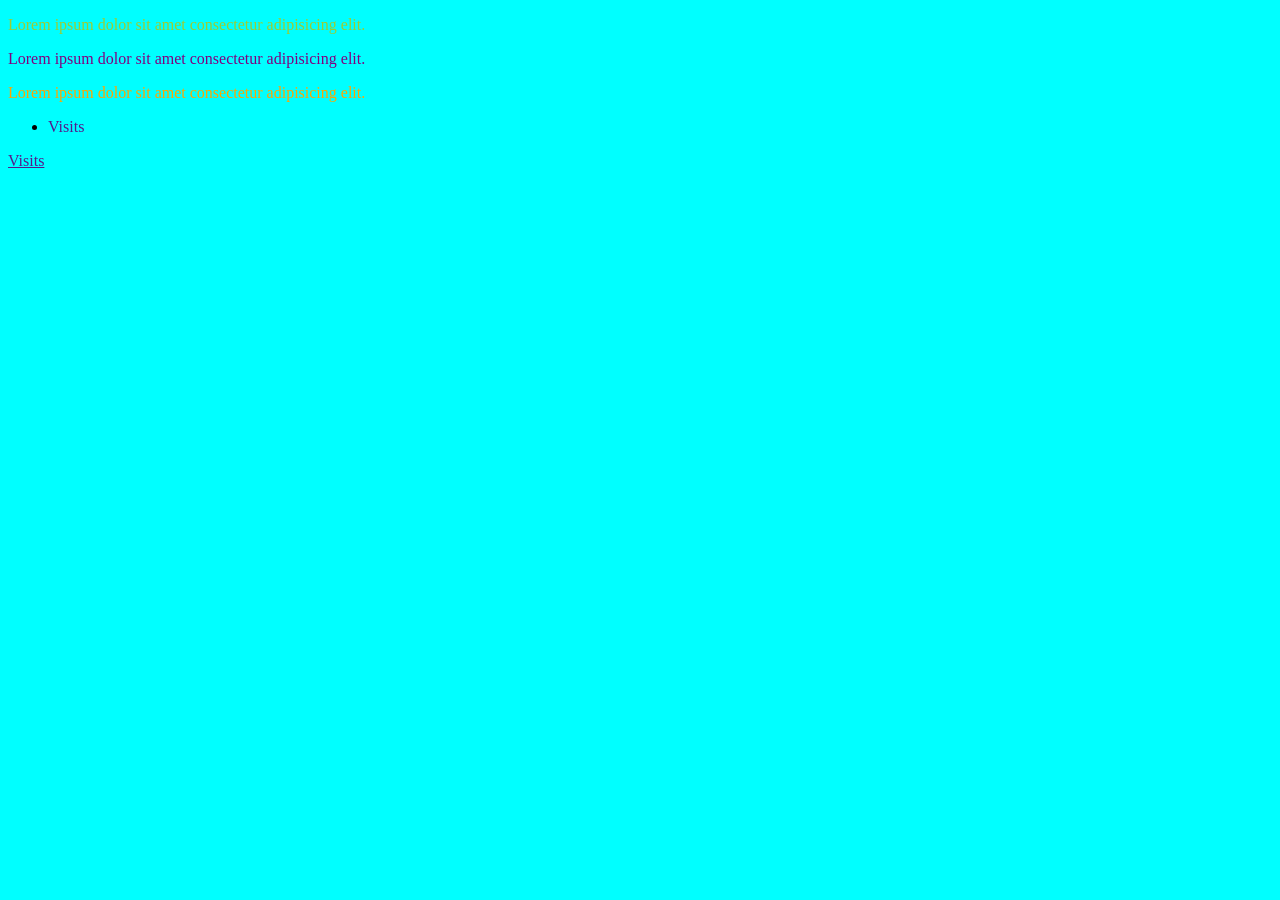
<file: Css/index.html>
<!DOCTYPE html>
<html lang="en">
<head>
    <meta charset="UTF-8">
    <meta name="viewport" content="width=device-width, initial-scale=1.0">
    <title>Document</title>
    <style>
        body{
            background-color: aqua;
        }
        p{
            color: red; 
        }
        .hight{
            color: purple;
        }
        #uniq{
            color: orange;
        }
        p{
            color: yellowgreen;
        }
        ul li a{
            text-decoration: none;
        }
    </style>
</head>
<body>
    <p>Lorem ipsum dolor sit amet consectetur adipisicing elit.</p>
    <p class="hight">Lorem ipsum dolor sit amet consectetur adipisicing elit.</p>
    <p id="uniq">Lorem ipsum dolor sit amet consectetur adipisicing elit.</p>
    <ul>
        <li><a href="">Visits</a></li>
    </ul>
    <a href="">Visits</a>
</body>
</html>
</file>
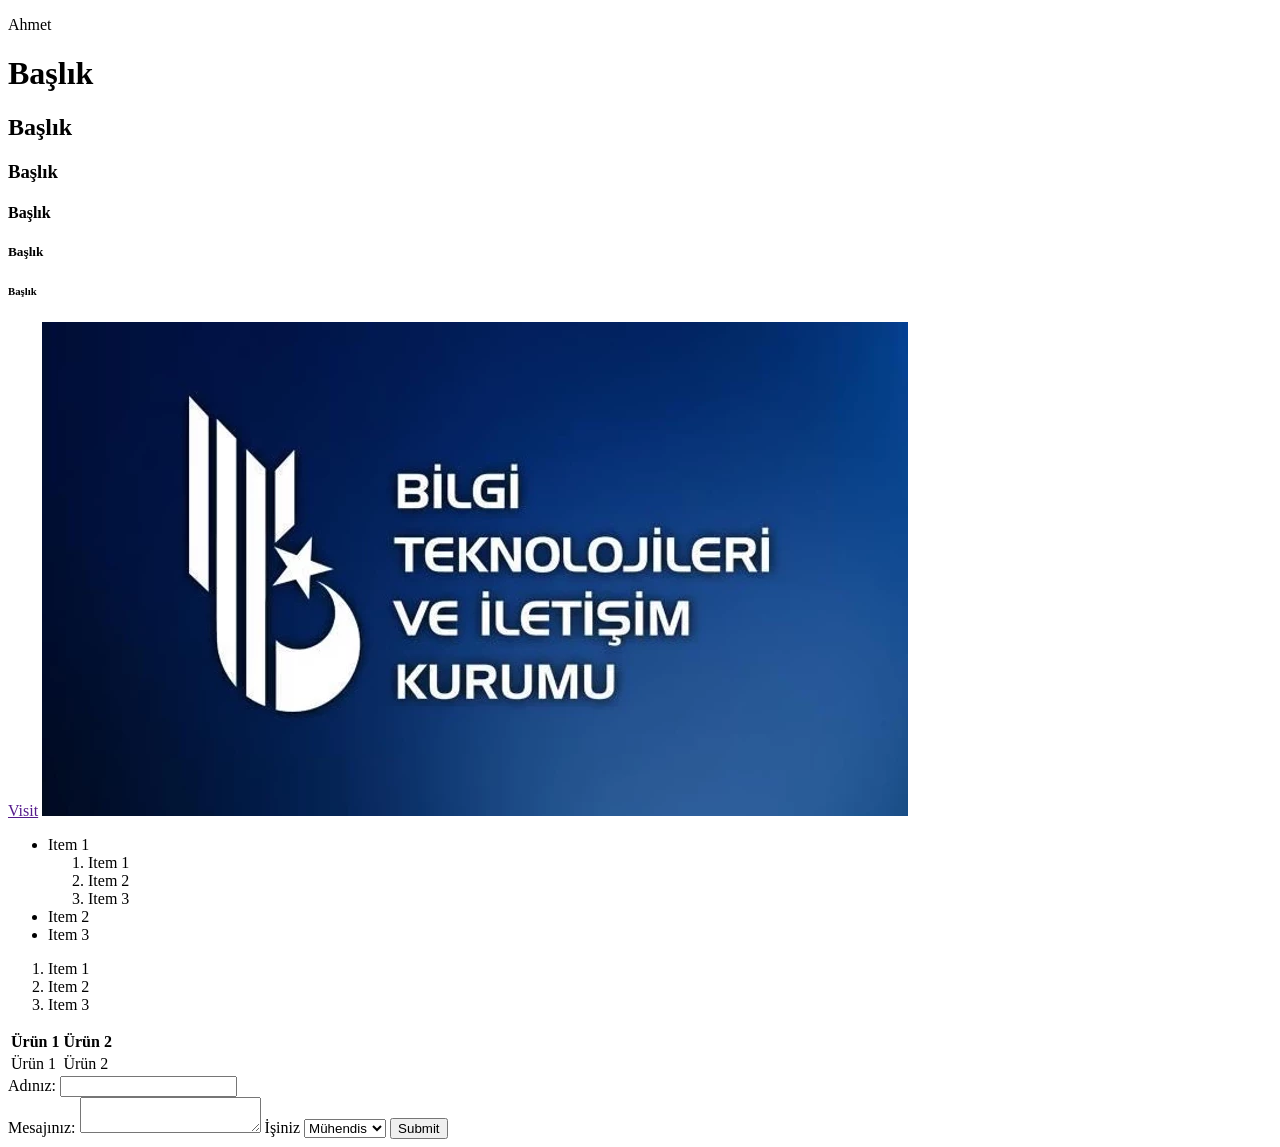
<file: HTML/index.html>
<!doctype html>
<html lang="en">
  <head>
    <meta charset="UTF-8" />
    <meta name="viewport" content="width=device-width, initial-scale=1.0" />
    <title>Document</title>
  </head>
  <body>
    <p>Ahmet</p>
    <h1>Başlık</h1>
    <h2>Başlık</h2>
    <h3>Başlık</h3>
    <h4>Başlık</h4>
    <h5>Başlık</h5>
    <h6>Başlık</h6>
    <a href="">Visit</a>
    <img src="/wwwroot/img/1.webp" alt="" />
    <ul>
      <li>
        Item 1
        <ol>
          <li>Item 1</li>
          <li>Item 2</li>
          <li>Item 3</li>
        </ol>
      </li>
      <li>Item 2</li>
      <li>Item 3</li>
    </ul>
    <ol>
      <li>Item 1</li>
      <li>Item 2</li>
      <li>Item 3</li>
    </ol>


    <table>
        <thead>
            <tr>
                <th>Ürün 1</th>
                <th>Ürün 2</th>
            </tr>
        </thead>
        <tbody>
            <tr>
                <td>Ürün 1</td>
                <td>Ürün 2</td>
            </tr>
        </tbody>
    </table>

    <form action="">
        <label for="name">Adınız:</label>
        <input type="text" name="name" id="name"><br>
        <label for="name">Mesajınız:</label>
        <textarea name="message"></textarea>
        <label for="work">İşiniz</label>
        <select name="work" id="">
            <option value="engineer">Mühendis</option>
            <option value="engineer">Öğretmen</option>
        </select>
        <input type="submit" name="" id="">
    </form>
  </body>
</html>
</file>
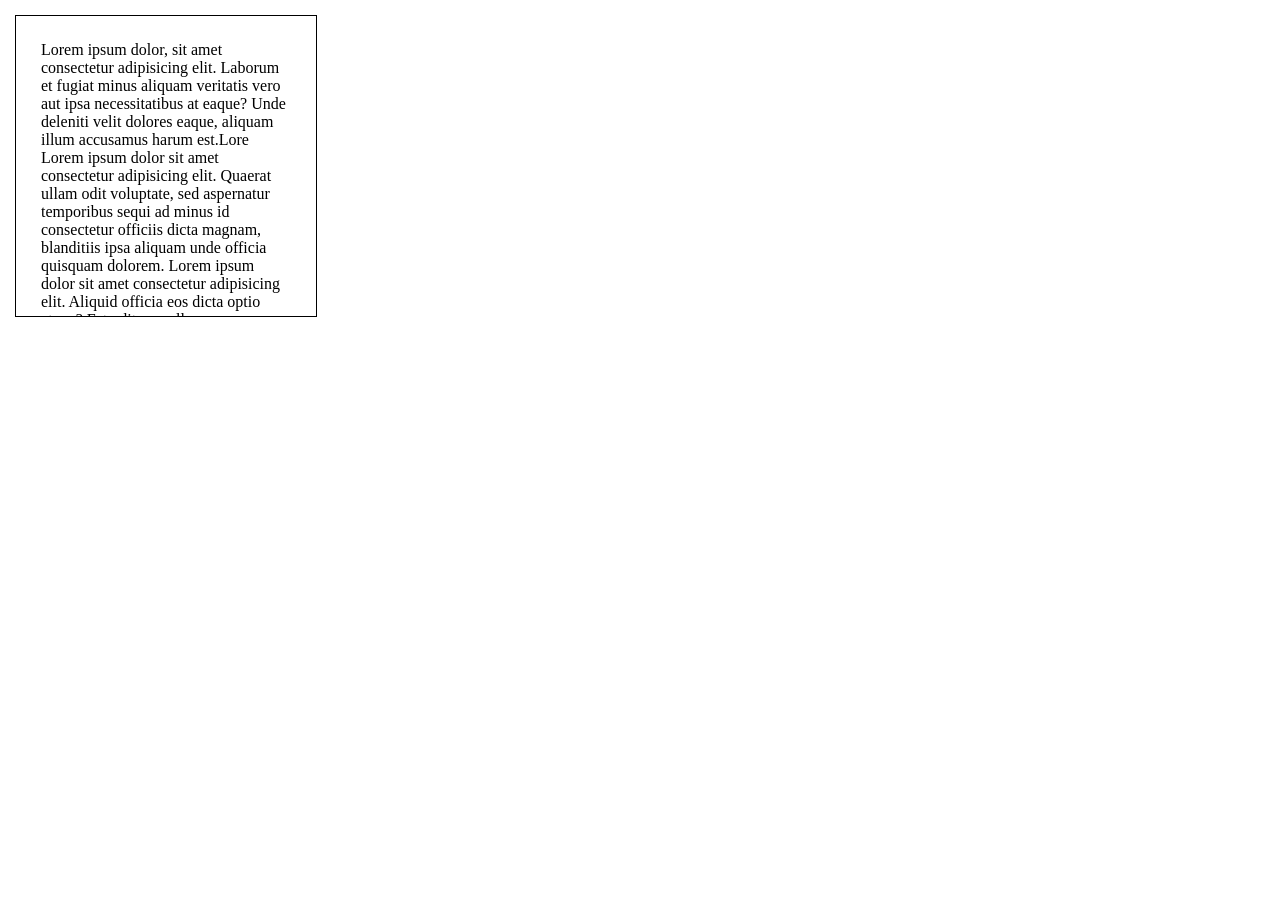
<file: Css/border.html>
<!DOCTYPE html>
<html lang="en">
<head>
    <meta charset="UTF-8">
    <meta name="viewport" content="width=device-width, initial-scale=1.0">
    <title>Document</title>
    <style>
        body{
            margin: 0;
            padding: 0;
        }
        .border{
            width: 250px;
            height: 250px;
            border: 1px solid #000;
            margin: 15px;
            padding: 25px;
            overflow: auto;
        }
    </style>
</head>
<body>
    <div class="border">Lorem ipsum dolor, sit amet consectetur adipisicing elit. Laborum et fugiat minus aliquam veritatis vero aut ipsa necessitatibus at eaque? Unde deleniti velit dolores eaque, aliquam illum accusamus harum est.Lore Lorem ipsum dolor sit amet consectetur adipisicing elit. Quaerat ullam odit voluptate, sed aspernatur temporibus sequi ad minus id consectetur officiis dicta magnam, blanditiis ipsa aliquam unde officia quisquam dolorem. Lorem ipsum dolor sit amet consectetur adipisicing elit. Aliquid officia eos dicta optio atque? Est odit non ullam, magnam eaque nobis. Adipisci quo, voluptate expedita saepe et numquam quisquam consequuntur.</div>
</body>
</html>
</file>
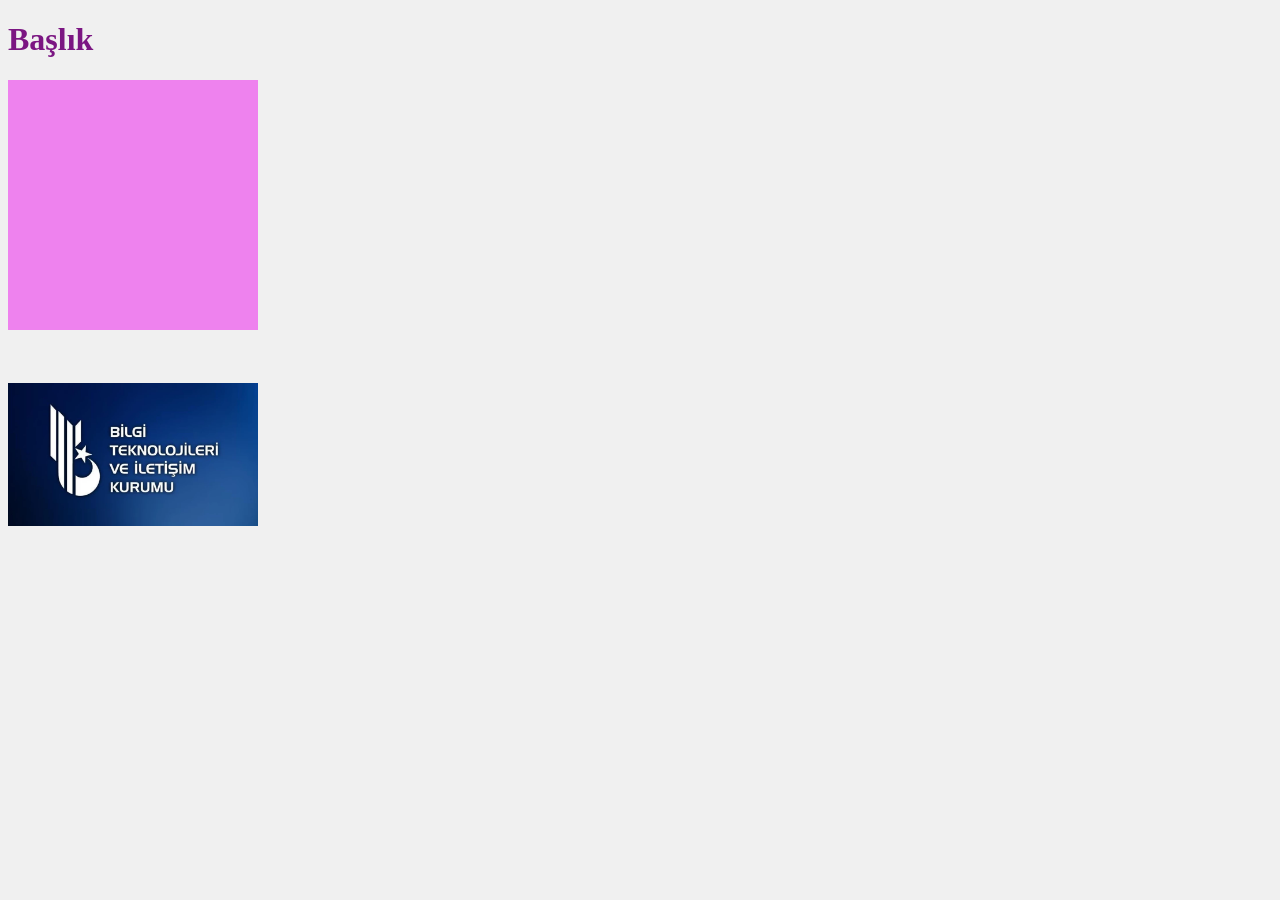
<file: Css/colors.html>
<!DOCTYPE html>
<html lang="en">
<head>
    <meta charset="UTF-8">
    <meta name="viewport" content="width=device-width, initial-scale=1.0">
    <title>Document</title>
    <style>
        body{
            background-color: #f0f0f0;
        }
        h1{
            color: rgb(123, 22, 130);
        }
        .bg-color{
            width: 250px;
            height: 250px;
            background-color: violet;
        }
        .bg-img{
            width: 250px;
            height: 250px;
            background-image: url('/wwwroot/img/1.webp');
            background-size: contain;
            background-repeat: no-repeat;
            background-position: center;
        }
    </style>
</head>
<body>
    <h1>Başlık</h1>

    <div class="bg-color"></div>
    <div class="bg-img"></div>
</body>
</html>
</file>
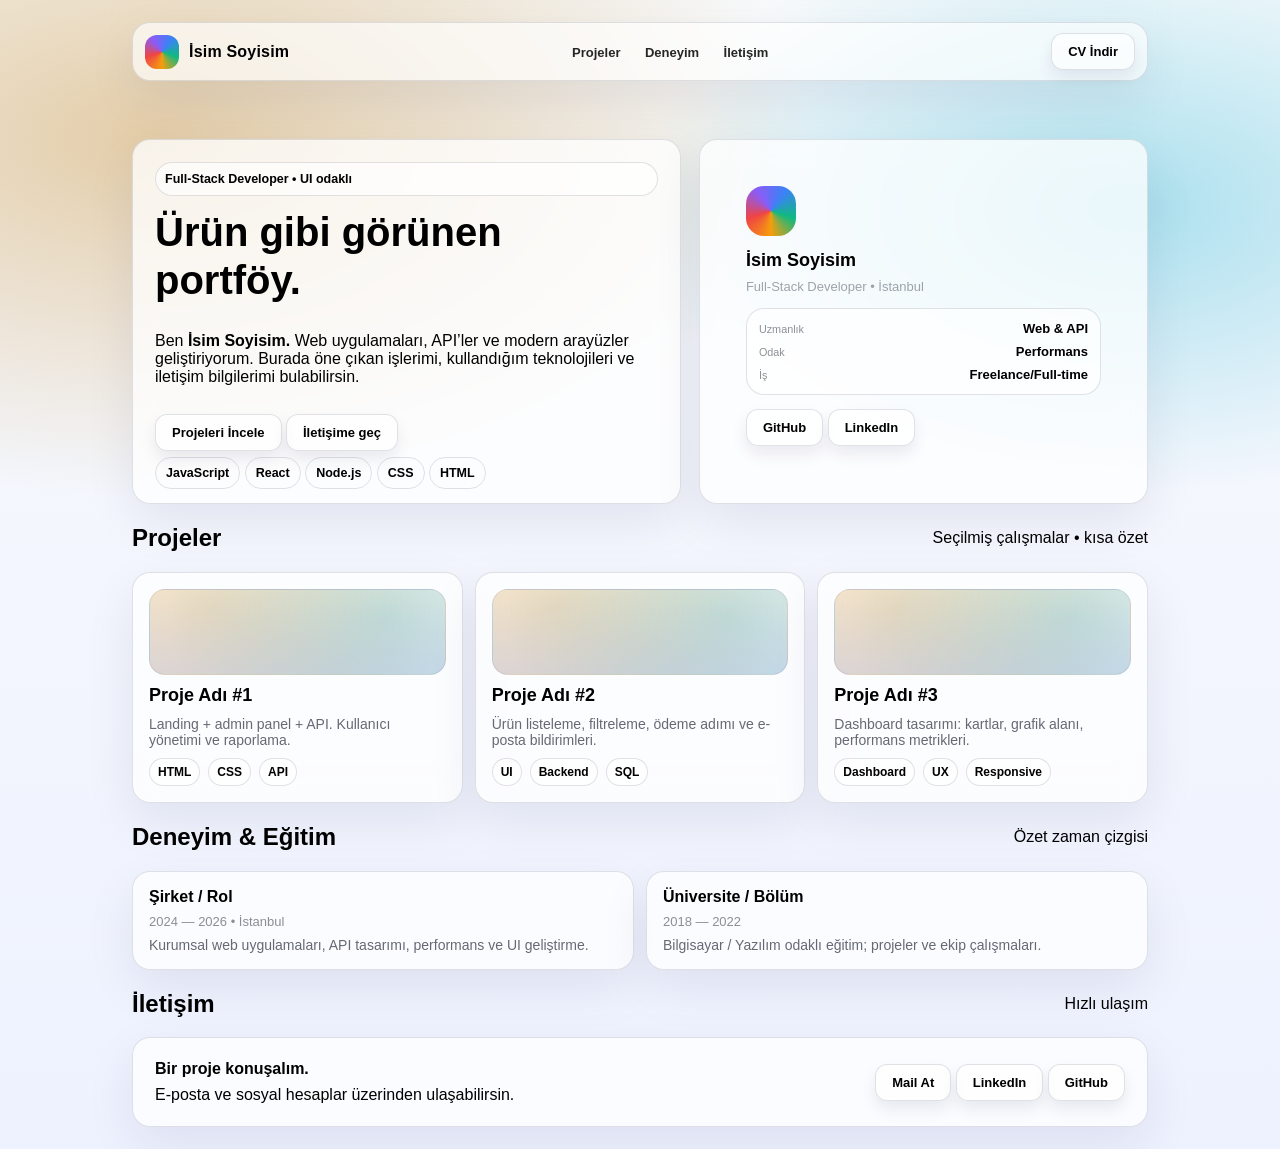
<file: Css/demo.html>
<!DOCTYPE html>
<html lang="en">

<head>
    <meta charset="UTF-8">
    <meta name="viewport" content="width=device-width, initial-scale=1.0">
    <title>Document</title>
    <style>
        * {
            box-sizing: border-box;
        }

        body {
            margin: 0;
            font-family: Arial, sans-serif;
            min-height: 100vh;
            background:
                radial-gradient(1100px 600px at 12% 12%, rgba(191, 122, 11, 0.35), transparent 60%),
                radial-gradient(900px 520px at 88% 18%, rgba(30, 178, 211, 0.35), transparent 55%),
                linear-gradient(180deg, #f8fafc, #eef2ff);
        }

        a {
            text-decoration: none;
            color: inherit;
        }

        .wrap {
            width: min(1060px, 100%);
            margin: 0 auto;
            padding: 22px;
        }

        header {
            position: sticky;
            top: 0;
            z-index: 10;
            padding: 14px 0;
            backdrop-filter: blur(10px);
        }

        .nav {
            display: flex;
            align-items: center;
            justify-content: space-between;
            gap: 14px;
            border: 1px solid rgba(15, 23, 42, .12);
            background: rgba(255, 255, 255, .65);
            border-radius: 18px;
            padding: 10px 12px;
            box-shadow: 0 18px 50px rgba(2, 6, 63, .08);
        }

        .brand {
            display: flex;
            align-items: center;
            gap: 10px;
            font-weight: 900;
            letter-spacing: .2px;
        }

        .logo {
            width: 34px;
            height: 34px;
            border-radius: 12px;
            background: conic-gradient(from 180deg at 50% 50%, #f59e0b, #ef4444, #8b5cf6, #3b82f6, #10b981, #f59e0b);
        }

        nav a {
            font-size: 13px;
            font-weight: 700;
            padding: 9px 10px;
            border-radius: 12px;
            opacity: 0.85;
        }

        nav a:hover {
            background: rgba(141, 182, 202, 0.45);
            box-shadow: 0 8px 16px rgba(2, 6, 63, .08);
            opacity: 1;
        }

        .hero {
            display: grid;
            grid-template-columns: 1.1fr .9fr;
            gap: 18px;
            margin-top: 14px;
            align-items: stretch;
        }

        .card {
            background: rgba(255, 255, 255, .75);
            border: 1px solid rgba(15, 23, 42, .12);
            border-radius: 18px;
            backdrop-filter: blur(12px);
            box-shadow: 0 18px 50px rgba(2, 6, 63, .08);
            padding: 24px;
            gap: 18px;
        }

        .hero .left {
            padding: 22px;
            display: grid;
            gap: 12px;
        }

        .kicker {
            display: inline-flex;
            gap: 8px;
            align-items: center;
            padding: 9px;
            border-radius: 999px;
            border: 1px solid rgba(15, 23, 42, .12);
            background: rgba(255, 255, 255, .65);
            font-size: 12.5px;
            font-weight: 800;
        }

        h1 {
            margin: 0;
            font-size: 2.5rem;
            line-height: 1.2;
        }

        .btn {
            display: inline-block;
            padding: 10px 16px;
            border-radius: 12px;
            border: 1px solid rgba(15, 23, 42, .12);
            background: rgba(255, 255, 255, .65);
            box-shadow: 0 8px 16px rgba(2, 6, 63, .08);
            font-weight: 700;
            font-size: 13px;
            text-align: center;
            cursor: pointer;
            transition: transform .2s, box-shadow .2s ease;
        }

        .btn:hover {
            transform: translateY(-2px);
            box-shadow: 0 16px 40px rgba(2, 6, 23, .12);
        }

        .chip {
            font-size: 12.5px;
            font-weight: 700;
            padding: 8px 10px;
            border-radius: 999px;
            border: 1px solid rgba(15, 23, 42, .12);
        }

        .hero .right {
            position: relative;
            min-height: 280px;
        }

        .profile {
            padding: 22px;
            display: grid;
            gap: 14px;
        }

        .avatar {
            width: 50px;
            height: 50px;
            border-radius: 18px;
            background: conic-gradient(from 180deg at 50% 50%, #f59e0b, #ef4444, #8b5cf6, #3b82f6, #10b981, #f59e0b);
        }

        .name {
            display: grid;
            gap: 8px
        }

        .name b {
            font-size: 18px;
        }

        .name span {
            font-size: 13px;
            color: rgba(2, 6, 23, .36);
        }

        .quick {
            display: grid;
            gap: 8px;
            padding: 12px;
            border-radius: 18px;
            border: 1px solid rgba(15, 23, 42, .12);
            background: rgba(255, 255, 255, .65);
        }

        .row {
            display: flex;
            justify-content: space-between;
            align-items: center;
            gap: 12px;
            font-size: 13px;
        }

        .row small {
            color: rgba(2, 6, 23, .45);
        }

        .row strong {
            font-weight: 800;
        }

        .grid {
            display: grid;
            grid-template-columns: repeat(3, 1fr);
            gap: 12px;
        }

        .proj {
            padding: 16px;
            display: grid;
            gap: 10px;
            min-height: 170px;
        }

        .thum {
            height: 86px;
            border-radius: 16px;
            background:
                radial-gradient(600px 400px at 20% 20%, rgba(191, 122, 11, 0.25), transparent 60%),
                radial-gradient(400px 300px at 80% 30%, rgba(30, 178, 211, 0.25), transparent 55%),
                linear-gradient(180deg, #ffffff, #e0e7ff);
            border: 1px solid rgba(15, 23, 42, .08);
            position: relative;
            overflow: hidden;
        }

        .proj h3 {
            margin: 0;
            font-size: 18px;
        }

        .proj p {
            margin: 0;
            font-size: 14px;
            color: rgba(2, 6, 23, .6);
        }

        .meta {
            display: flex;
            gap: 8px;
            flex-wrap: wrap;
        }

        .tag {
            font-size: 12px;
            font-weight: 700;
            padding: 6px 8px;
            border-radius: 999px;
            border: 1px solid rgba(15, 23, 42, .12);
            background: rgba(255, 255, 255, .65);
        }

        .section-title {
            display: flex;
            align-items: center;
            justify-content: space-between;
        }
        .two {
            display: grid;
            grid-template-columns: 1fr 1fr;
            gap: 12px;
        }
        .item {
            padding: 16px;
            display: grid;
            gap: 8px;
        }
        .item b {
            font-size: 16px;
        }
        .item span {
            font-size: 13px;
            color: rgba(2, 6, 23, .45);
        }
        .item p {
            margin: 0;
            font-size: 14px;
            color: rgba(2, 6, 23, .6);
        }
        .contact {
            display: flex;
            align-items: center;
            justify-content: space-between;
            padding: 22px;
        }
        .lefty {
            display: grid;
            gap: 8px;
        }
    </style>
</head>

<body>
    <header class="wrap">
        <div class="nav">
            <div class="brand">
                <div class="logo"></div>
                <div>İsim Soyisim</div>
            </div>
            <nav>
                <a href="#projeler">Projeler</a>
                <a href="#deneyim">Deneyim</a>
                <a href="#iletisim">İletişim</a>
            </nav>
            <a href="" class="btn">CV İndir</a>
        </div>
    </header>

    <main class="wrap">
        <section class="hero">
            <div class="card left">
                <div class="kicker"><span>Full-Stack Developer • UI odaklı
                    </span></div>
                <h1>Ürün gibi görünen
                    <br>portföy.
                </h1>
                <p>Ben <b>İsim Soyisim.</b> Web uygulamaları, API’ler ve modern arayüzler geliştiriyorum. Burada öne
                    çıkan işlerimi, kullandığım teknolojileri ve iletişim bilgilerimi bulabilirsin.</p>
                <div class="cta">
                    <a href="#projeler" class="btn primary">Projeleri İncele</a>
                    <a href="#iletisim" class="btn ">İletişime geç</a>
                </div>
                <div class="chips">
                    <span class="chip">JavaScript</span>
                    <span class="chip">React</span>
                    <span class="chip">Node.js</span>
                    <span class="chip">CSS</span>
                    <span class="chip">HTML</span>
                </div>
            </div>
            <aside class="card right">
                <div class="profile">
                    <div class="avatar"></div>
                    <div class="name">
                        <b>İsim Soyisim</b>
                        <span>Full-Stack Developer • İstanbul</span>
                    </div>
                    <div class="quick">
                        <div class="row"><small>Uzmanlık</small><strong>Web & API</strong></div>
                        <div class="row"><small>Odak</small><strong>Performans</strong></div>
                        <div class="row"><small>İş</small><strong>Freelance/Full-time
                            </strong></div>
                    </div>
                    <div class="cta">
                        <a href="" class="btn">GitHub</a>
                        <a href="" class="btn">LinkedIn</a>
                    </div>
                </div>
            </aside>
        </section>

        <section id="#projeler">
            <div class="section-title">
                <h2>Projeler</h2>
                <p>Seçilmiş çalışmalar • kısa özet</p>
            </div>
            <div class="grid">
                <article class="card proj">
                    <div class="thum"></div>
                    <h3>Proje Adı #1</h3>
                    <p>Landing + admin panel + API. Kullanıcı yönetimi ve raporlama.
                    </p>
                    <div class="meta"><span class="tag">HTML</span>
                        <div class="meta"><span class="tag">CSS</span>
                            <div class="meta"><span class="tag">API</span></div>
                </article>
                <article class="card proj">
                    <div class="thum"></div>
                    <h3>Proje Adı #2
                    </h3>
                    <p>Ürün listeleme, filtreleme, ödeme adımı ve e-posta bildirimleri.
                    </p>
                    <div class="meta"><span class="tag">UI</span>
                        <div class="meta"><span class="tag">Backend</span>
                            <div class="meta"><span class="tag">SQL</span></div>
                </article>
                <article class="card proj">
                    <div class="thum"></div>
                    <h3>Proje Adı #3
                    </h3>
                    <p>Dashboard tasarımı: kartlar, grafik alanı, performans metrikleri.
                    </p>
                    <div class="meta"><span class="tag">Dashboard</span>
                        <div class="meta"><span class="tag">UX</span>
                            <div class="meta"><span class="tag">Responsive</span></div>
                </article>
            </div>
        </section>
        <section id="#deneyim">
            <div class="section-title">
                <h2>Deneyim & Eğitim
                </h2>
                <p>Özet zaman çizgisi
                </p>
            </div>
            <div class="two">
                <div class="card item">
                    <b>Şirket / Rol</b>
                    <span>2024 — 2026 • İstanbul</span>
                    <p>Kurumsal web uygulamaları, API tasarımı, performans ve UI geliştirme.
                    </p>
                </div>
                <div class="card item">
                    <b>Üniversite / Bölüm</b>
                    <span>2018 — 2022</span>
                    <p>Bilgisayar / Yazılım odaklı eğitim; projeler ve ekip çalışmaları.</p>
                </div>
            </div>
        </section>
        <section id="iletisim">
            <div class="section-title">
                <h2>İletişim</h2>
                <p>Hızlı ulaşım</p>
            </div>
            <div class="card contact">
                <div class="lefty">
                    <b>Bir proje konuşalım.</b>
                    <span>E-posta ve sosyal hesaplar üzerinden ulaşabilirsin.</span>
                </div>
                <div class="cta">
                    <a href="mailto:ahmetkaya@yobodobo.com" class="btn">Mail At</a>
                    <a href="" class="btn">LinkedIn</a>
                    <a href="" class="btn">GitHub</a>
                </div>
            </div>
        </section>
    </main>
</body>

</html>
</file>
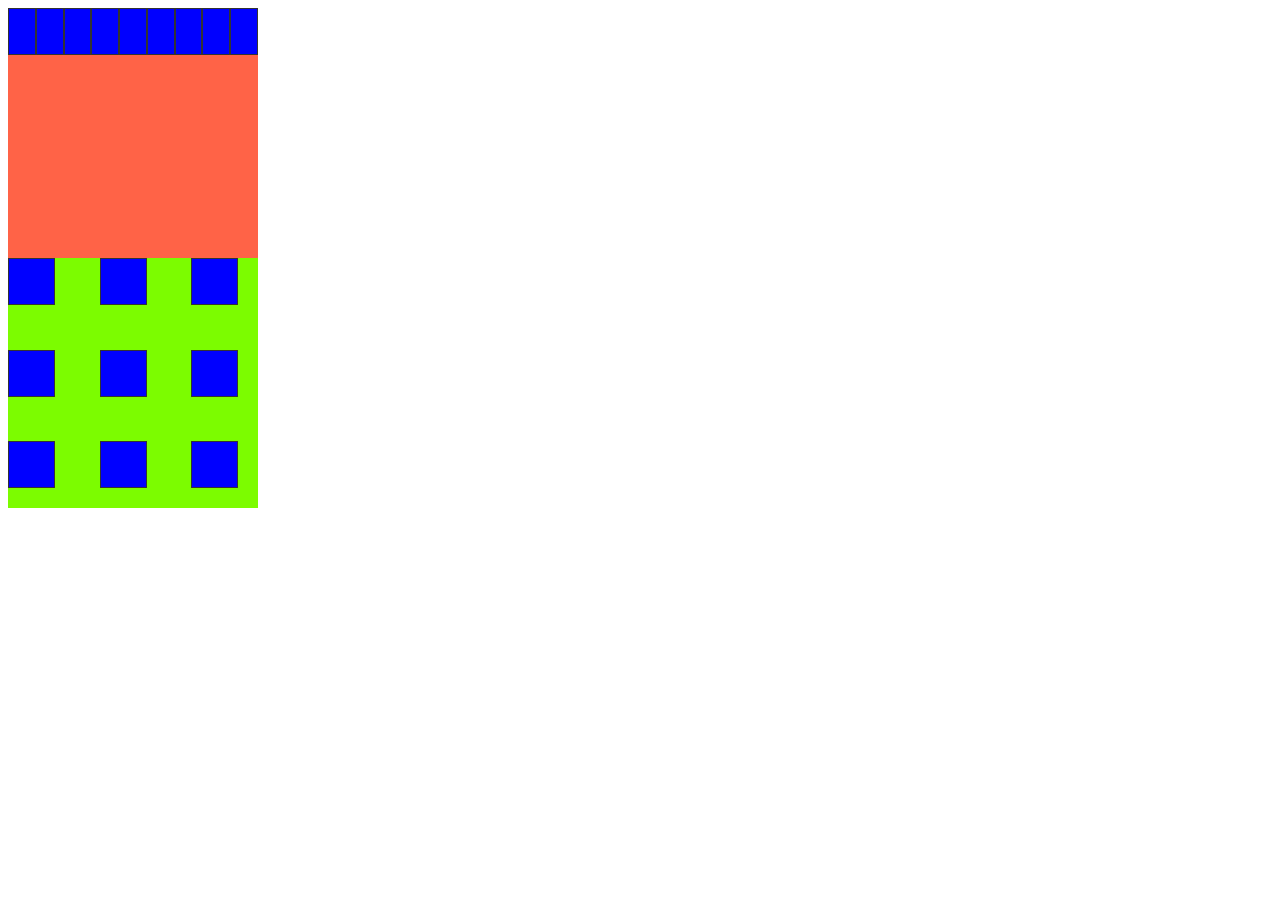
<file: Css/display.html>
<!DOCTYPE html>
<html lang="en">
<head>
    <meta charset="UTF-8">
    <meta name="viewport" content="width=device-width, initial-scale=1.0">
    <title>Document</title>
    <style>
        .cube{
            width: 250px;
            height: 250px;
            background-color: tomato;
            display: flex;
        }
        .cube3{
            width: 250px;
            height: 250px;
            background-color: lawngreen;
            display: grid;
            grid-template-columns: 1fr 1fr 1fr;
            gap: 25px      ;
        }
        .cube2{
            width: 45px;
            height: 45px;
            background-color: blue;
            border: 1px solid #333;
        }
    </style>
</head>
<body>
    <div class="cube">
        <div class="cube2"></div>
        <div class="cube2"></div>
        <div class="cube2"></div>
        <div class="cube2"></div>
        <div class="cube2"></div>
        <div class="cube2"></div>
        <div class="cube2"></div>
        <div class="cube2"></div>
        <div class="cube2"></div>
    </div>
    <div class="cube3">
                <div class="cube2"></div>
                <div class="cube2"></div>
                <div class="cube2"></div>
                <div class="cube2"></div>
                <div class="cube2"></div>
                <div class="cube2"></div>
                <div class="cube2"></div>
                <div class="cube2"></div>
                <div class="cube2"></div>
    </div>
</body>
</html>
</file>
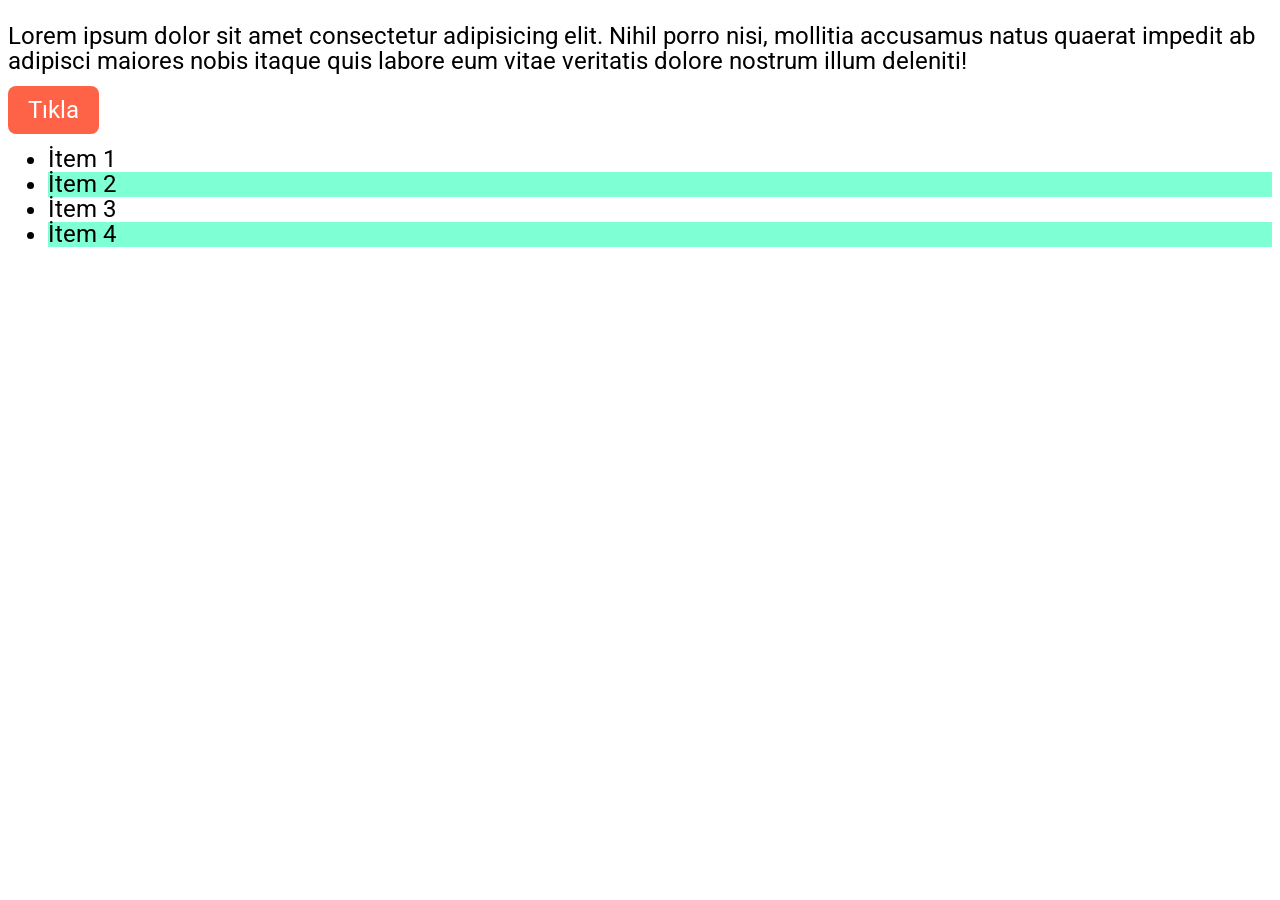
<file: Css/font.html>
<!doctype html>
<html lang="en">
  <head>
    <meta charset="UTF-8" />
    <meta name="viewport" content="width=device-width, initial-scale=1.0" />
    <link rel="preconnect" href="https://fonts.googleapis.com" />
    <link rel="preconnect" href="https://fonts.gstatic.com" crossorigin />
    <link
      href="https://fonts.googleapis.com/css2?family=Roboto:ital,wght@0,100..900;1,100..900&display=swap"
      rel="stylesheet"
    />
    <title>Document</title>
    <style>
        body{
           font-family: "Roboto", sans-serif;
           font-size: 24px;
           line-height: 25px;
        }
        .btn{
            background-color: tomato;
            color: white;
            padding: 10px 20px;
            border-radius: 8px;
            cursor: pointer;
        }
        .btn:hover{
            background-color: blue;
        }
        li:nth-child(2n){
            background-color: aquamarine;
        }
    </style>
  </head>
  <body>
    <p>Lorem ipsum dolor sit amet consectetur adipisicing elit. Nihil porro nisi, mollitia accusamus natus quaerat impedit ab adipisci maiores nobis itaque quis labore eum vitae veritatis dolore nostrum illum deleniti!</p>

    <a class="btn">Tıkla</a>

    <ul>
        <li>İtem 1</li>
        <li>İtem 2</li>
        <li>İtem 3</li>
        <li>İtem 4</li>
    </ul>
  </body>
</html>
</file>
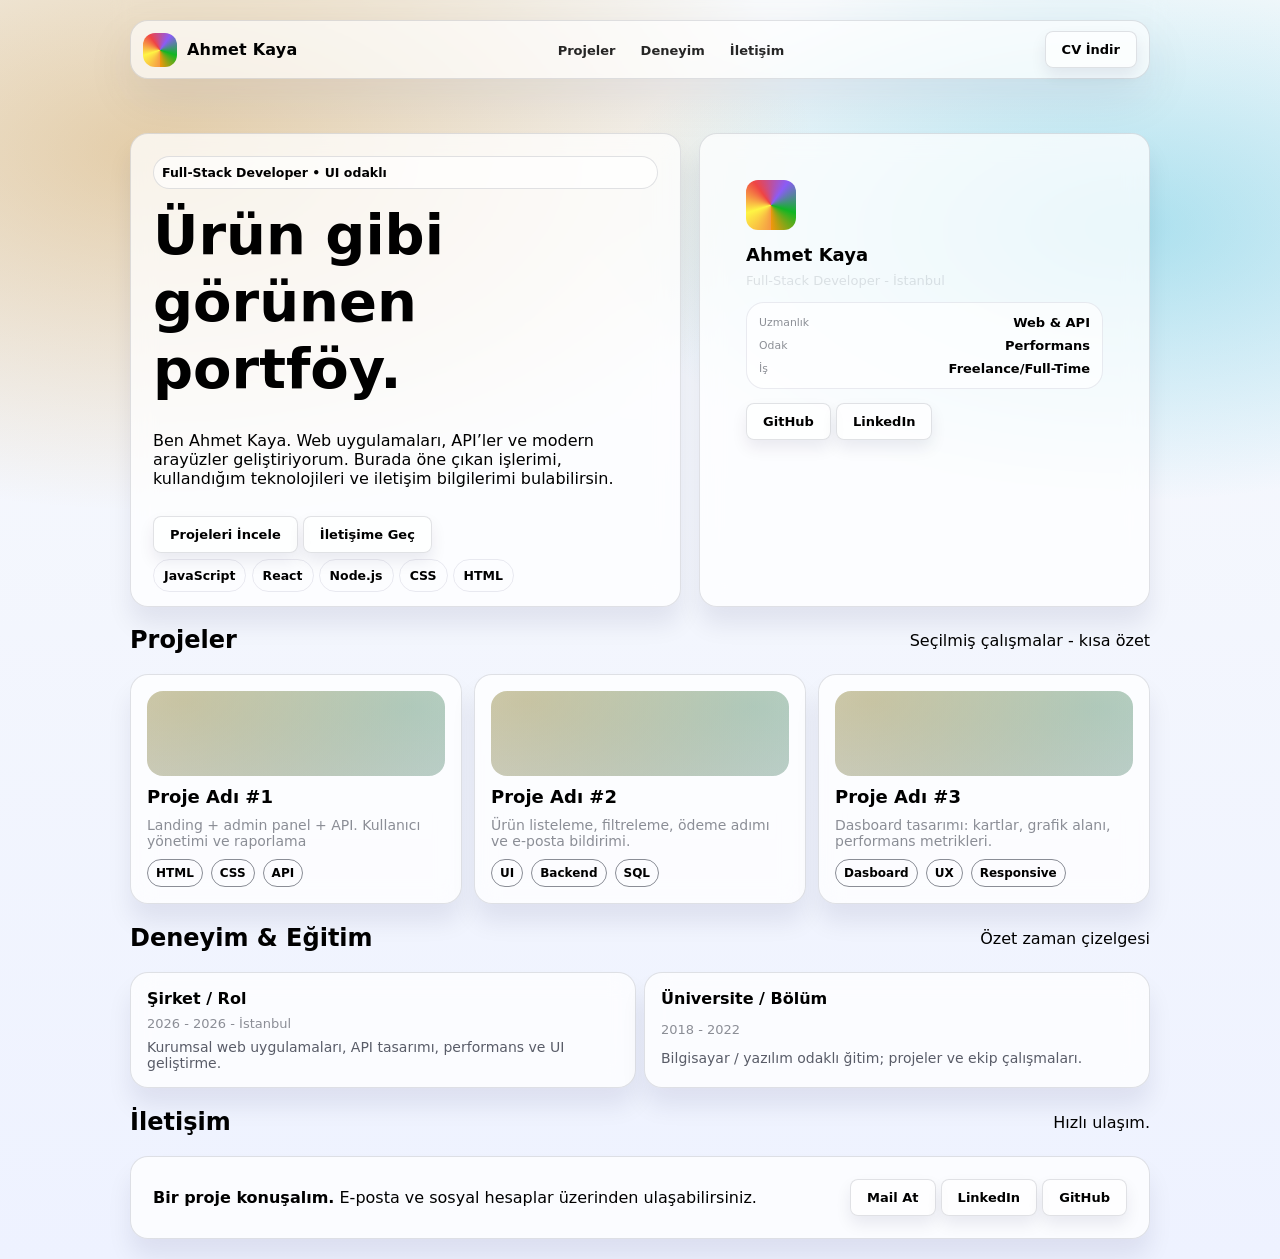
<file: Css/PorfoyProject.html>
<!doctype html>
<html lang="en">
  <head>
    <meta charset="UTF-8" />
    <meta name="viewport" content="width=device-width, initial-scale=1.0" />
    <title>Document</title>
    <style>
      * {
        box-sizing: border-box;
      }
      body {
        margin: 0;
        font-family:
          system-ui,
          -apple-system,
          BlinkMacSystemFont,
          "Segoe UI",
          Roboto,
          Oxygen,
          Ubuntu,
          Cantarell,
          "Open Sans",
          "Helvetica Neue",
          sans-serif;
        min-height: 100vh;
        background:
          radial-gradient(
            1100px 600px at 12% 12%,
            rgba(191, 122, 11, 0.35),
            transparent 60%
          ),
          radial-gradient(
            960px 500px at 88% 18%,
            rgba(30, 178, 211, 0.35),
            transparent 55%
          ),
          linear-gradient(180deg, #f8fafc, #eef2ff);
      }
      a {
        text-decoration: none;
        color: inherit;
      }
      .wrap {
        width: min(1060px, 100%);
        margin: 0 auto;
        padding: 20px;
      }
      header {
        position: sticky;
        top: 0;
        z-index: 10;
        padding: 14px 0;
        backdrop-filter: blur(10px);
      }
      .nav {
        display: flex;
        align-items: center;
        justify-content: space-between;
        gap: 14px;
        border: 1px solid rgba(15, 23, 43, 0.12);
        border-radius: 18px;
        background: rgba(255, 255, 255, 0.65);
        padding: 10px 12px;
        box-shadow: 0 18px 50px rgba(2, 6, 63, 0.08);
      }
      .brand {
        display: flex;
        align-items: center;
        gap: 10px;
        font-weight: 900;
        letter-spacing: 0.2px;
      }
      .logo {
        width: 34px;
        height: 34px;
        border-radius: 12px;
        background: conic-gradient(
          from 180deg at 50% 50%,
          #f59844,
          #fef444,
          #ef4444,
          #8b5cf6,
          #10b624,
          #f5960b
        );
      }
      nav a {
        font-size: 13px;
        font-weight: 700;
        padding: 9px 10px;
        border-radius: 12px;
        opacity: 0.85;
      }
      nav a:hover {
        background: rgba(141, 182, 202, 0.45);
        box-shadow: 0 8px 16px rgba(2, 6, 63, 0.08);
        opacity: 1;
      }
      .hero {
        display: grid;
        grid-template-columns: 1.1fr 0.9fr;
        gap: 18px;
        margin-top: 14px;
        align-items: stretch;
      }
      .card {
        background: rgba(255, 255, 255, 0.75);
        border: 1px solid rgba(15, 23, 43, 0.12);
        border-radius: 18px;
        padding: 24px;
        box-shadow: 0 18px 24px rgba(2, 6, 63, 0.08);
        backdrop-filter: blur(12px);
        gap: 18px;
      }
      .hero .left {
        padding: 22px;
        display: grid;
        gap: 12px;
      }
      .kicker {
        display: inline-flex;
        gap: 8px;
        align-items: center;
        padding: 8px;
        border-radius: 999px;
        border: 1px solid rgba(15, 23, 43, 0.12);
        background: rgba(255, 255, 255, 0.65);
        font-size: 12.5px;
        font-weight: 700;
      }
      h1 {
        margin: 0;
        font-size: 3.5rem;
        line-height: 1.2;
      }
      .btn {
        display: inline-block;
        padding: 10px 16px;
        border: 1px solid rgba(15, 23, 43, 0.12);
        background: rgba(255, 255, 255, 0.65);
        box-shadow: 0 8px 16px rgba(2, 6, 63, 0.08);
        font-size: 13px;
        border-radius: 8px;
        cursor: pointer;
        font-weight: 700;
        text-align: center;
        transition:
          transform 0.2s,
          box-shadow 0.2s ease;
      }
      .btn:hover {
        transform: translateY(-2px);
        box-shadow: 0 16px 24px rgba(2, 6, 63, 0.12);
      }
      .chip {
        font-size: 12.5px;
        font-weight: 700;
        padding: 8px 10px;
        border: 1px solid rgba(2, 6, 63, 0.08);
        border-radius: 999px;
      }
      .hero .right {
        position: relative;
        min-height: 28px;
      }
      .profile {
        padding: 22px;
        display: grid;
        gap: 14px;
      }
      .avatar {
        width: 50px;
        height: 50px;
        border-radius: 12px;
        background: conic-gradient(
          from 180deg at 50% 50%,
          #f59844,
          #fef444,
          #ef4444,
          #8b5cf6,
          #10b624,
          #f5960b
        );
      }
      .name {
        display: grid;
        gap: 8px;
      }
      .name b {
        font-size: 18px;
      }
      .name span {
        font-size: 13px;
        color: rgba(15, 23, 42, 0.12);
      }
      .quick {
        display: grid;
        gap: 8px;
        padding: 12px;
        border: 1px solid rgba(2, 6, 63, 0.08);
        border-radius: 18px;
        background: rgba(255, 255, 255, 0.65);
      }
      .row {
        display: flex;
        justify-content: space-between;
        align-items: center;
        gap: 12px;
        font-size: 13px;
      }
      .row small {
        color: rgba(2, 6, 23, 0.45);
      }
      .row strong {
        font-weight: 800;
      }
      .grid {
        display: grid;
        grid-template-columns: repeat(3, 1fr);
        gap: 12px;
      }
      .proj {
        padding: 16px;
        display: grid;
        gap: 10px;
        min-height: 170px;
      }
      .thum {
        height: 85px;
        border-radius: 16px;
        background:
          radial-gradient(
            1100px 600px at 12% 12%,
            rgba(191, 122, 11, 0.35),
            transparent 60%
          ),
          radial-gradient(
            960px 500px at 88% 18%,
            rgba(30, 178, 211, 0.35),
            transparent 55%
          ),
          linear-gradient(180deg, #f8fafc, #eef2ff);
      }
      .proj h3 {
        margin: 0;
        font-size: 18px;
      }
      .proj p {
        margin: 0;
        font-size: 14px;
        color: rgba(2, 6, 23, 0.45);
      }
      .meta {
        display: flex;
        gap: 8px;
        flex-wrap: wrap;
      }
      .tag {
        font-size: 12px;
        font-weight: 700;
        padding: 6px 8px;
        border-radius: 999px;
        border: 1px solid rgba(2, 6, 23, 0.45);
      }
      .section-title {
        display: flex;
        justify-content: space-between;
        align-items: center;
      }
      .two{
        display: grid;
        grid-template-columns: 1fr 1fr;
        gap: 8px;
      }
      .item{
        padding: 16px;
        display: grid;
        gap: 8px;
      }
      .item b{
        font-size: 16px;
      }
      .item span{
        font-size: 13px;
        color: rgba(2, 6, 23, 0.45);

      }
      .item p{
        margin: 0;
        font-size: 14px;
        color: rgba(2, 6, 23, 0.65);
      }
      .contact{
        display: flex;
        align-items: center;
        justify-content: space-between;
        padding: 22px;
      }
    </style>
  </head>
  <body>
    <header class="wrap">
      <div class="nav">
        <div class="brand">
          <div class="logo"></div>
          <div>Ahmet Kaya</div>
        </div>
        <nav>
          <a href="#projeler">Projeler</a>
          <a href="#deneyim">Deneyim</a>
          <a href="#iletisim">İletişim</a>
        </nav>
        <a href="" class="btn">CV İndir</a>
      </div>
    </header>

    <main class="wrap">
      <section class="hero">
        <div class="card left">
          <div class="kicker">
            <span>Full-Stack Developer • UI odaklı</span>
          </div>
          <h1>Ürün gibi görünen portföy.</h1>
          <p>
            Ben Ahmet Kaya. Web uygulamaları, API’ler ve modern arayüzler
            geliştiriyorum. Burada öne çıkan işlerimi, kullandığım teknolojileri
            ve iletişim bilgilerimi bulabilirsin.
          </p>
          <div class="cta">
            <a href="#projeler" class="btn primary">Projeleri İncele</a>
            <a href="#iletisim" class="btn">İletişime Geç</a>
          </div>
          <div class="chips">
            <span class="chip">JavaScript</span>
            <span class="chip">React</span>
            <span class="chip">Node.js</span>
            <span class="chip">CSS</span>
            <span class="chip">HTML</span>
          </div>
        </div>
        <aside class="card right">
          <div class="profile">
            <div class="avatar"></div>
            <div class="name">
              <b>Ahmet Kaya</b>
              <span>Full-Stack Developer - İstanbul</span>
            </div>
            <div class="quick">
              <div class="row">
                <small>Uzmanlık</small><strong>Web & API</strong>
              </div>
              <div class="row">
                <small>Odak</small><strong>Performans</strong>
              </div>
              <div class="row">
                <small>İş</small><strong>Freelance/Full-Time</strong>
              </div>
            </div>
            <div class="cta">
              <a href="" class="btn">GitHub</a>
              <a href="" class="btn">LinkedIn</a>
            </div>
          </div>
        </aside>
      </section>
      <section id="projeler">
        <div class="section-title">
          <h2>Projeler</h2>
          <p>Seçilmiş çalışmalar - kısa özet</p>
        </div>
        <div class="grid">
          <article class="card proj">
            <div class="thum"></div>
            <h3>Proje Adı #1</h3>
            <p>Landing + admin panel + API. Kullanıcı yönetimi ve raporlama</p>
            <div class="meta">
              <span class="tag">HTML</span>
              <span class="tag">CSS</span>
              <span class="tag">API</span>
            </div>
          </article>
          <article class="card proj">
            <div class="thum"></div>
            <h3>Proje Adı #2</h3>
            <p>Ürün listeleme, filtreleme, ödeme adımı ve e-posta bildirimi.</p>
            <div class="meta"><span class="tag">UI</span>
            <span class="tag">Backend</span>
            <span class="tag">SQL</span></div>
          </article>
          <article class="card proj">
            <div class="thum"></div>
            <h3>Proje Adı #3</h3>
            <p>
              Dasboard tasarımı: kartlar, grafik alanı, performans metrikleri.
            </p>
            <div class="meta"><span class="tag">Dasboard</span>
            <span class="tag">UX</span>
            <span class="tag">Responsive</span></div>
          </article>
        </div>
      </section>
      <section id="deneyim">
        <div class="section-title">
          <h2>Deneyim & Eğitim</h2>
          <p>Özet zaman çizelgesi</p>
        </div>
        <div class="two">
          <div class="card item">
            <b>Şirket / Rol</b>
            <span>2026 - 2026 - İstanbul</span>
            <p>
              Kurumsal web uygulamaları, API tasarımı, performans ve UI
              geliştirme.
            </p>
          </div>
          <div class="card item">
            <b>Üniversite / Bölüm</b>
            <span>2018 - 2022</span>
            <p>
              Bilgisayar / yazılım odaklı ğitim; projeler ve ekip çalışmaları.
            </p>
          </div>
        </div>
      </section>
      <section id="iletisim">
        <div class="section-title">
          <h2>İletişim</h2>
          <p>Hızlı ulaşım.</p>
        </div>
        <div class="card contact">
          <div class="lefty">
            <b>Bir proje konuşalım.</b>
            <span>E-posta ve sosyal hesaplar üzerinden ulaşabilirsiniz.</span>
          </div>
          <div class="cta">
            <a href="mailto:ahmetkaya@yobodobo.com" class="btn">Mail At</a>
            <a href="" class="btn">LinkedIn</a>
            <a href="" class="btn">GitHub</a>
          </div>
        </div>
      </section>
    </main>
  </body>
</html>
</file>
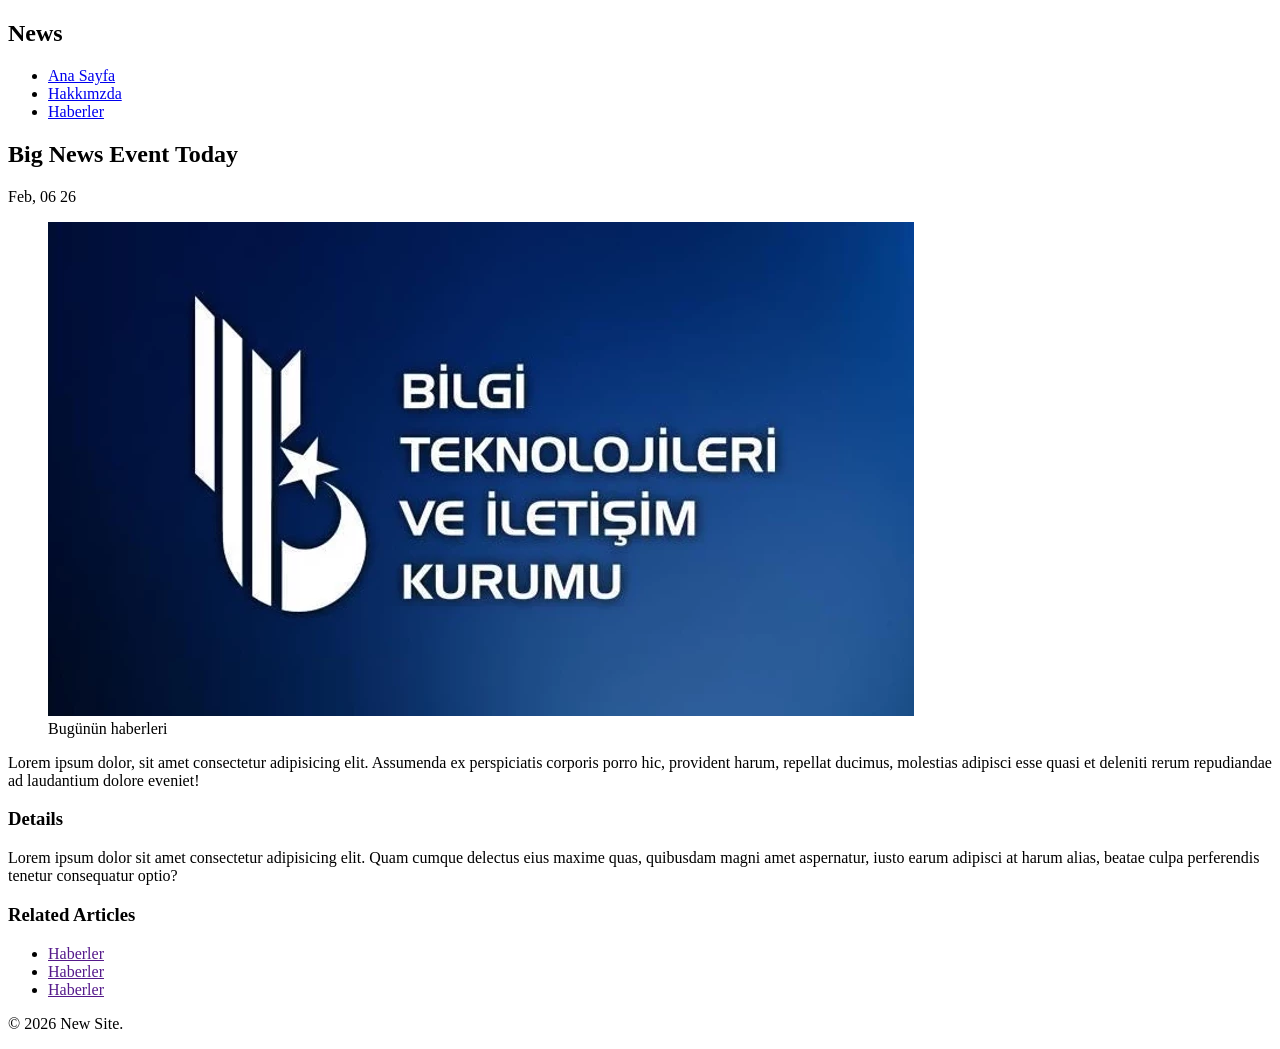
<file: HTML/proje.html>
<!DOCTYPE html>
<html lang="en">
<head>
    <meta charset="UTF-8">
    <meta name="viewport" content="width=device-width, initial-scale=1.0">
    <title>Document</title>
</head>
<body>
    <header>
        <h2>News</h2>
        <nav>
            <ul>
                <li><a href="Ana Sayfa">Ana Sayfa</a></li>
                <li><a href="Ana Sayfa">Hakkımzda</a></li>
                <li><a href="Ana Sayfa">Haberler</a></li>
            </ul>
        </nav>
    </header>
    <main>
        <article>
            <h2>Big News Event Today</h2>
            <p><time datetime="2026-02-08"></time> Feb, 06 26</p>
            <figure>
                <img src="/wwwroot/img/1.webp" alt="">
                <figcaption>Bugünün haberleri</figcaption>
            </figure>
            <p>Lorem ipsum dolor, sit amet consectetur adipisicing elit. Assumenda ex perspiciatis corporis porro hic, provident harum, repellat ducimus, molestias adipisci esse quasi et deleniti rerum repudiandae ad laudantium dolore eveniet!</p>
            <section>
                <h3>Details</h3>
                <p>Lorem ipsum dolor sit amet consectetur adipisicing elit. Quam cumque delectus eius maxime quas, quibusdam magni amet aspernatur, iusto earum adipisci at harum alias, beatae culpa perferendis tenetur consequatur optio?</p>
            </section>
        </article>
        <aside>
            <h3>Related Articles</h3>
            <ul>
                <li><a href="">Haberler</a></li>
                <li><a href="">Haberler</a></li>
                <li><a href="">Haberler</a></li>
            </ul>
        </aside>
        <footer>
            <p>&copy; 2026 New Site.</p>
        </footer>
    </main>


</body>
</html>
</file>
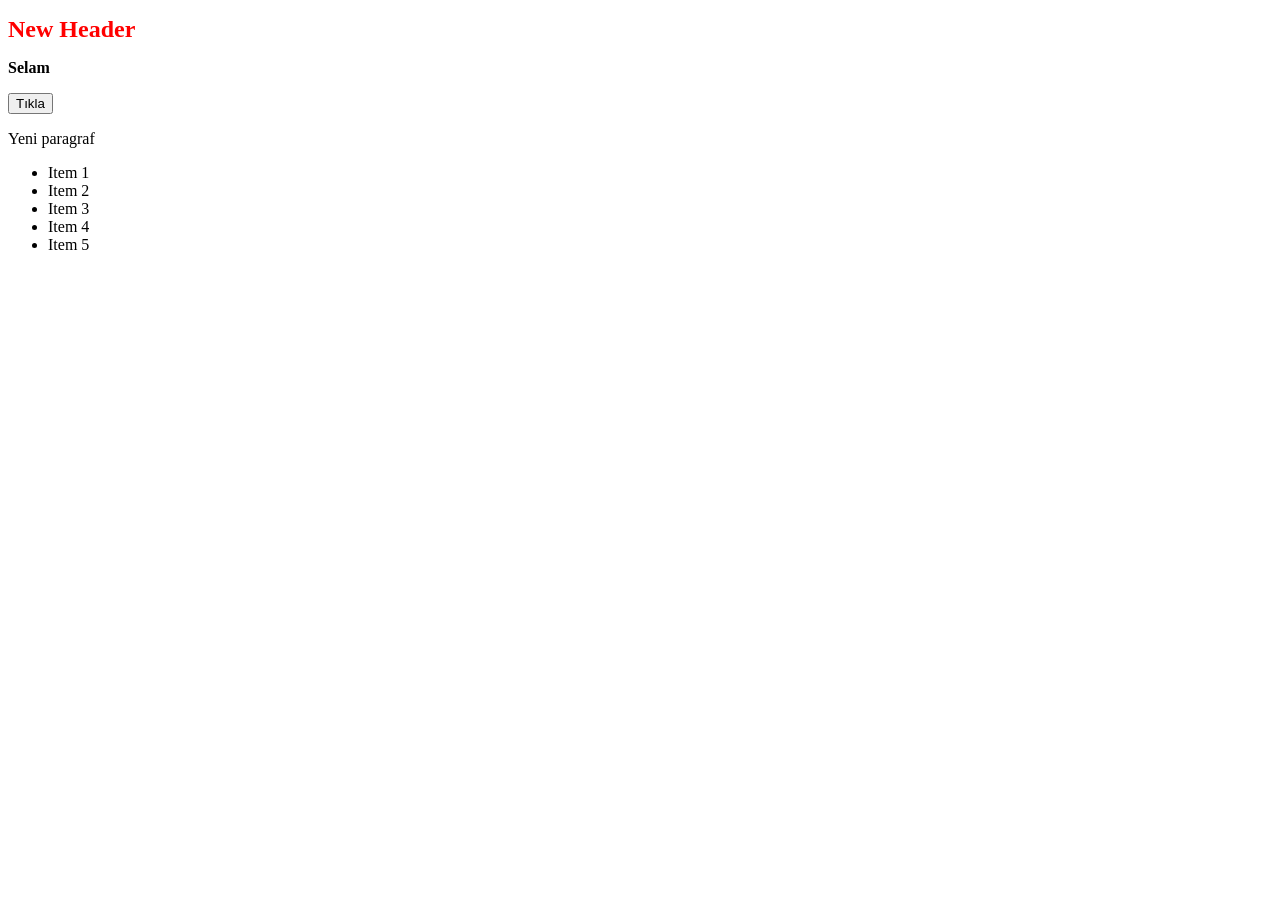
<file: Js/DOM.html>
<!DOCTYPE html>
<html lang="en">
<head>
    <meta charset="UTF-8">
    <meta name="viewport" content="width=device-width, initial-scale=1.0">
    <title>Document</title>
</head>
<body>

    <h1 id="header">Başlık</h1>
    <p>Lorem ipsum dolor sit amet.</p>
    <button id="btn">Tıkla</button>
    <script>
        let header = document.getElementById("header");
        let button = document.getElementById("btn");
        let paragraf = document.querySelector("p");

        console.log(paragraf.textContent)

        header.textContent = "New Header";
        paragraf.innerHTML="<strong>Selam</strong>"

        header.style.color = "red"
        header.style.fontSize = "24px"

        let body = document.body
        let firstChild = body.firstChild
        console.log(firstChild)

        let newParagraph = document.createElement("p")
        newParagraph.id = "newParagraph"
        newParagraph.textContent = "Yeni paragraf"
        document.body.appendChild(newParagraph)

        button.addEventListener("click",function(){
            alert("Butona tıklandı")
        })

        let ul =document.createElement("ul")
        for(let i = 1; i<=5;i++){
            let li = document.createElement("li");
            li.textContent = `Item ${i}`;
            ul.appendChild(li)
        }
        body.appendChild(ul)
    </script>
</body>
</html>
</file>
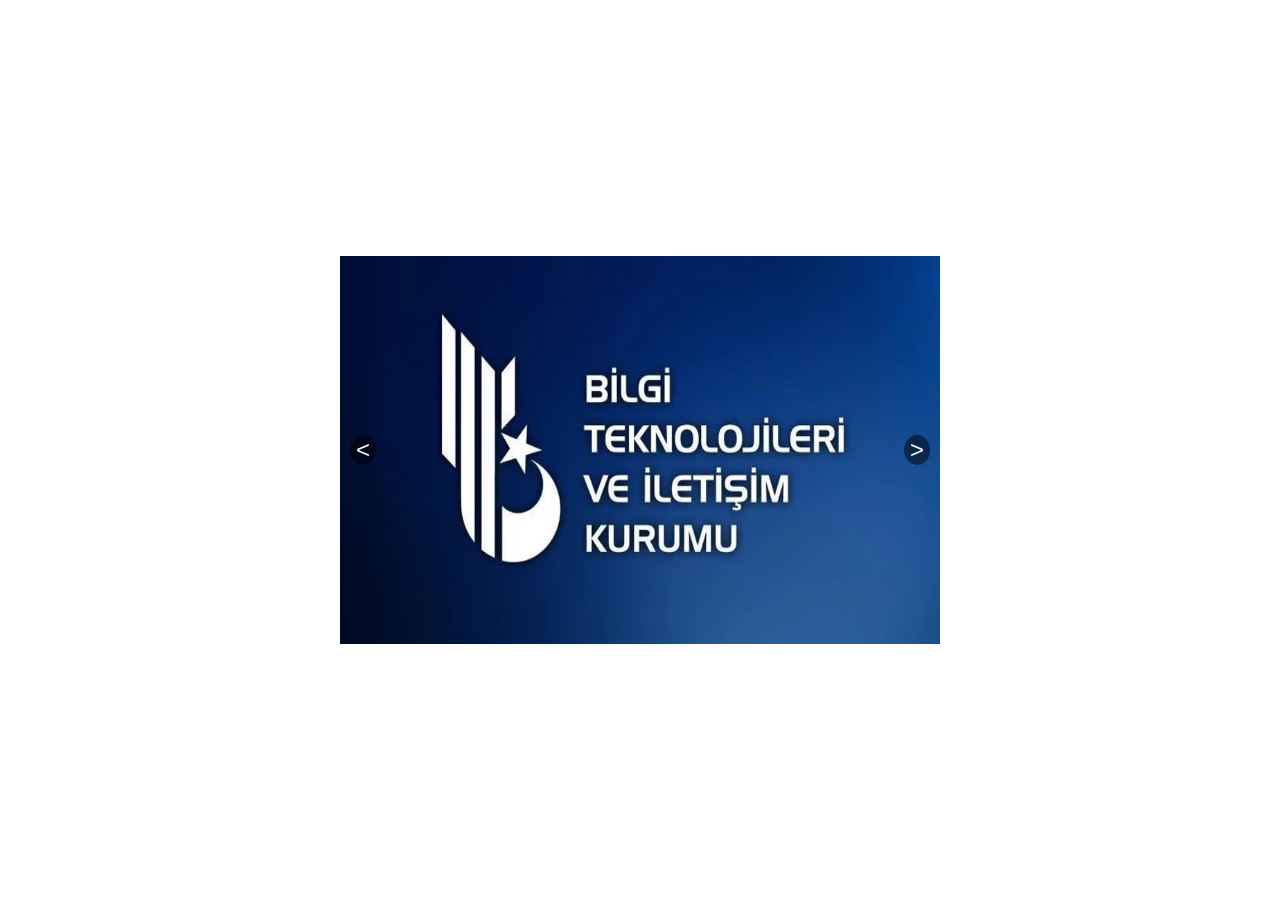
<file: Js/slider.html>
<!DOCTYPE html>
<html lang="en">
<head>
    <meta charset="UTF-8">
    <meta name="viewport" content="width=device-width, initial-scale=1.0">
    <title>Document</title>
    <style>
        body{
            display: flex;
            justify-content: center;
            align-items: center;
            height: 100vh;
            margin: 0;
        }
        .slider-container{
            position: relative;
            width: 80%;
            max-width: 600px;
            overflow: hidden;
            background-color: #fff;
        }
        .slider{
            display: flex;
            transition: transform 0.5s ease;
        }
        .slider img{
            width: 100%;
        }
        .prev, .next{
            position: absolute;
            top: 50%;
            transform: translateY(-50%);
            background-color: rgba(0, 0, 0, 0.5);
            color: white;
            border: none;
            border-radius: 50%;
            font-size: 24px;
            cursor: pointer;
        }
        .prev{
            left: 10px;
        }
        .next{
            right: 10px;
        }
    </style>
</head>
<body>
    <div class="slider-container">
        <div class="slider">
            <img src="/wwwroot/img/1.webp" alt="">
            <img src="/wwwroot/img/2.jpg" alt="">
            <img src="/wwwroot/img/3.jpeg" alt="">
        </div>
        <button class="prev"><</button>
        <button class="next">></button>
    </div>
    <script>
        const slider = document.querySelector('.slider');
        const sldies = document.querySelectorAll('.slider img');
        const prevBtn = document.querySelector('.prev');
        const nextBtn = document.querySelector('.next');

        let currentIndex =0;

        function showSlide(index){
            if(index >= sldies.length){
                currentIndex = 0;
            }else if(index < 0){
                currentIndex = sldies.length - 1;
            }else {
                currentIndex = index;
            }
            slider.style.transform = `translateX(-${currentIndex * 100}%)`;
        }
        nextBtn.addEventListener("click",()=>{showSlide(currentIndex + 1)});
        prevBtn.addEventListener("click",()=>{showSlide(currentIndex - 1)});

        setInterval(()=>{
            showSlide(currentIndex + 1);
        },3000); 
    </script>
</body>
</html>
</file>
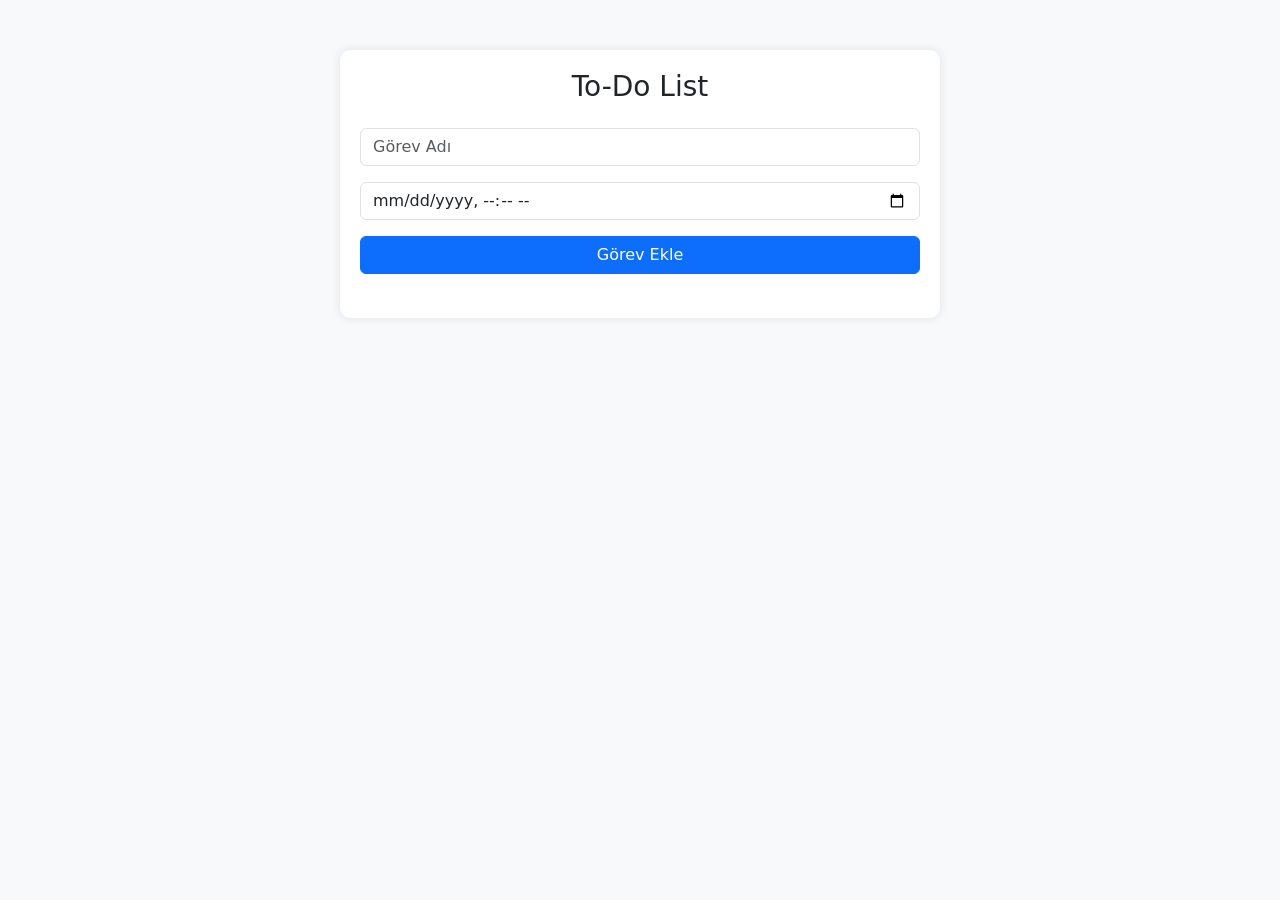
<file: Js/todo.html>
<!DOCTYPE html>
<html lang="en">
<head>
    <meta charset="UTF-8">
    <meta name="viewport" content="width=device-width, initial-scale=1.0">
    <link href="https://cdn.jsdelivr.net/npm/bootstrap@5.3.8/dist/css/bootstrap.min.css" rel="stylesheet" integrity="sha384-sRIl4kxILFvY47J16cr9ZwB07vP4J8+LH7qKQnuqkuIAvNWLzeN8tE5YBujZqJLB" crossorigin="anonymous">
    <title>Document</title>
    <style>
        body{
            background-color: #f8f9fa;
        }
        .todo-container{
            max-width: 600px;
            margin: 50px auto;
            padding: 20px;
            background-color: white;
            border-radius: 10px;
            box-shadow: 0 0 10px rgba(0, 0, 0, 0.1);
        }
        .todo-item{
            display: flex;
            justify-content: space-between;
            align-items: center;
            margin-bottom: 10px;
        }
        .todo-item.completed .task-title{
            text-decoration: line-through;
        }
    </style>
</head>
<body>
    <div class="todo-container">
        <h3 class="text-center mb-4">To-Do List</h3>
        <form id="todoForm">
            <div class="mb-3">
                <input type="text" class="form-control" id="taskInput" placeholder="Görev Adı">
            </div>
            <div class="mb-3">
                <input type="datetime-local" class="form-control" id="dueDate">
            </div>
            <button type="submit" class="btn btn-primary w-100">Görev Ekle</button>
        </form>
        <ul id="todoList" class="list-group mt-4">
            
        </ul>
    </div>
    <script>
        document.getElementById("todoForm").addEventListener('submit',function(e){
            e.preventDefault();
            addTask();
        })
        function addTask(){
            const taskInput = document.getElementById("taskInput").value;
            const dueDate = document.getElementById("dueDate").value;

            const taskItem = document.createElement("li");
            taskItem.className = "list-group-item todo-item";
            taskItem.innerHTML = `<div>
                                <span class="task-title"$>${taskInput}</span>
                                <br>
                                <small class="text-muted">Bitiş Tarihi: ${dueDate}</small>
                </div>
                <div>
                                <button class="btn btn-success btn-sm" onclick="completedTask(this)">Tamamla</button>
                                <button class="btn btn-warning btn-sm" onclick="editTask(this)">Düzenle</button>
                                <button class="btn btn-danger btn-sm" onclick="deleteTask(this)">Sil</button>
                    </div>
                `;
                document.getElementById("todoList").appendChild(taskItem);
                document.getElementById("todoForm").reset();
                scheduleReminder(taskInput,dueDate);
        }
        function completedTask(button){
            const taskItem = button.closest('.todo-item');
            taskItem.classList.toggle("completed");
        }
        function editTask(button){
            const taskItem = button.closest('.todo-item');
            const taskTitle = taskItem.querySelector('.task-title').textContent;
            const dueDate = taskItem.querySelector('small').textContent.replace('Bitiş Tarihi: ','');

            document.getElementById('taskInput').value = taskTitle;
            document.getElementById('dueDate').value = dueDate;
            taskItem.remove();

        }
        function deleteTask(button){
            const taskItem = button.closest('.todo-item').remove();

        }

        function scheduleReminder(task,dueDate){
            const dueTime = new Date(dueDate).getTime();
            const currentTime = new Date().getTime();
            const timeout = dueTime - currentTime;
            if(timeout > 0){
                setTimeout(()=>{
                    alert(`Görev Zamanı: ${task}`)
                },timeout);
            }
        }
    </script>
</body>
</html>
</file>
